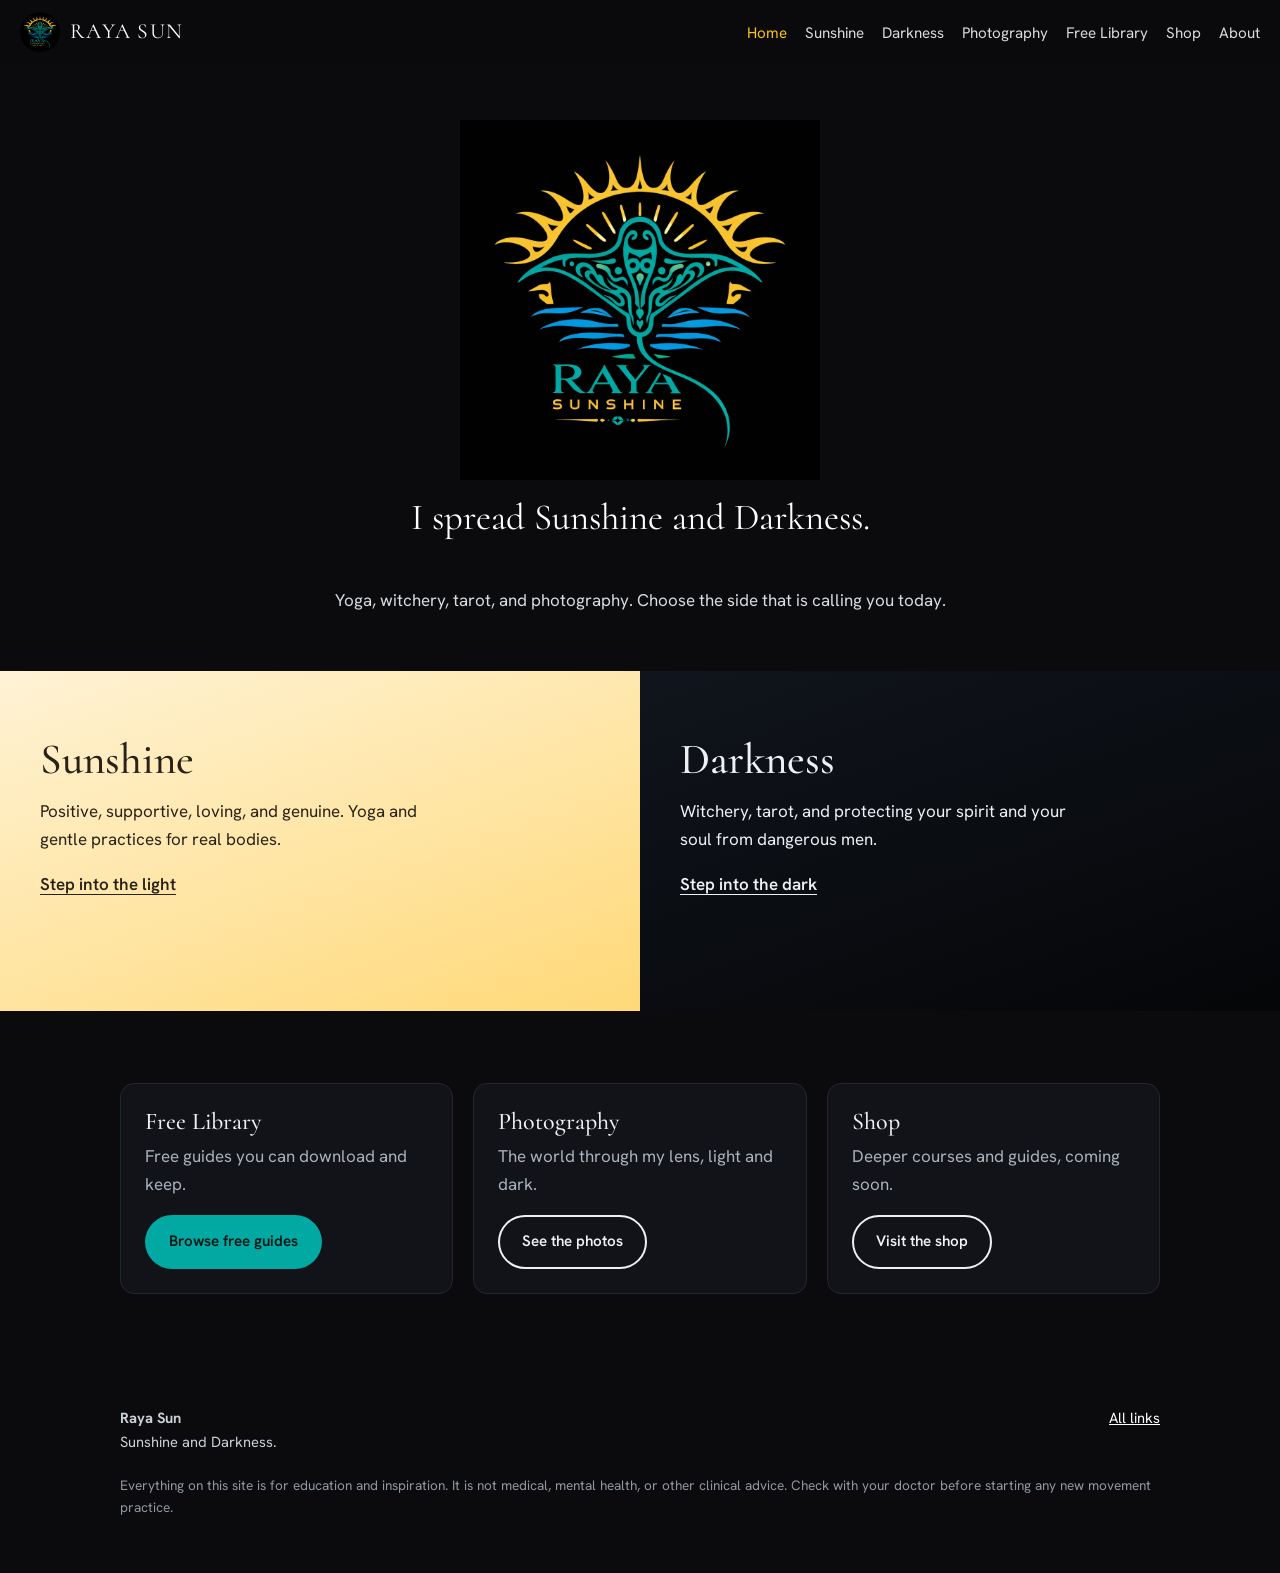
<file: index.html>
<!DOCTYPE html>
<html lang="en">
<head>
<meta charset="UTF-8">
<meta name="viewport" content="width=device-width, initial-scale=1">
<title>Raya Sun</title>
<meta name="description" content="Raya Sun spreads Sunshine and Darkness. Yoga, witchery, tarot, and photography.">
<link rel="icon" type="image/png" href="assets/raya-sun-logo.png">
<link rel="preconnect" href="https://fonts.googleapis.com">
<link rel="preconnect" href="https://fonts.gstatic.com" crossorigin>
<link href="https://fonts.googleapis.com/css2?family=Cormorant:wght@400;500;600&family=Hanken+Grotesk:wght@400;600&display=swap" rel="stylesheet">
<link rel="stylesheet" href="styles.css">
</head>
<body class="dark">
<div id="site-header"></div>
<main>

<section class="hero">
  <div class="wrap">
    <img src="assets/raya-sun-logo.png" alt="Raya Sun logo: a manta ray under a rising sun over the water">
    <p class="tagline">I spread Sunshine and Darkness.</p>
    <p>Yoga, witchery, tarot, and photography. Choose the side that is calling you today.</p>
  </div>
</section>
<div class="split">
  <a class="side-sun" href="sunshine.html">
    <h2>Sunshine</h2>
    <p>Positive, supportive, loving, and genuine. Yoga and gentle practices for real bodies.</p>
    <span class="go">Step into the light</span>
  </a>
  <a class="side-dark" href="darkness.html">
    <h2>Darkness</h2>
    <p>Witchery, tarot, and protecting your spirit and your soul from dangerous men.</p>
    <span class="go">Step into the dark</span>
  </a>
</div>
<section>
  <div class="wrap grid">
    <div class="card">
      <h3>Free Library</h3>
      <p class="muted">Free guides you can download and keep.</p>
      <a class="btn btn-dark" href="free.html">Browse free guides</a>
    </div>
    <div class="card">
      <h3>Photography</h3>
      <p class="muted">The world through my lens, light and dark.</p>
      <a class="btn btn-ghost" href="photography.html">See the photos</a>
    </div>
    <div class="card">
      <h3>Shop</h3>
      <p class="muted">Deeper courses and guides, coming soon.</p>
      <a class="btn btn-ghost" href="shop.html">Visit the shop</a>
    </div>
  </div>
</section>

</main>
<div id="site-footer"></div>
<script src="main.js"></script>
</body>
</html>
</file>
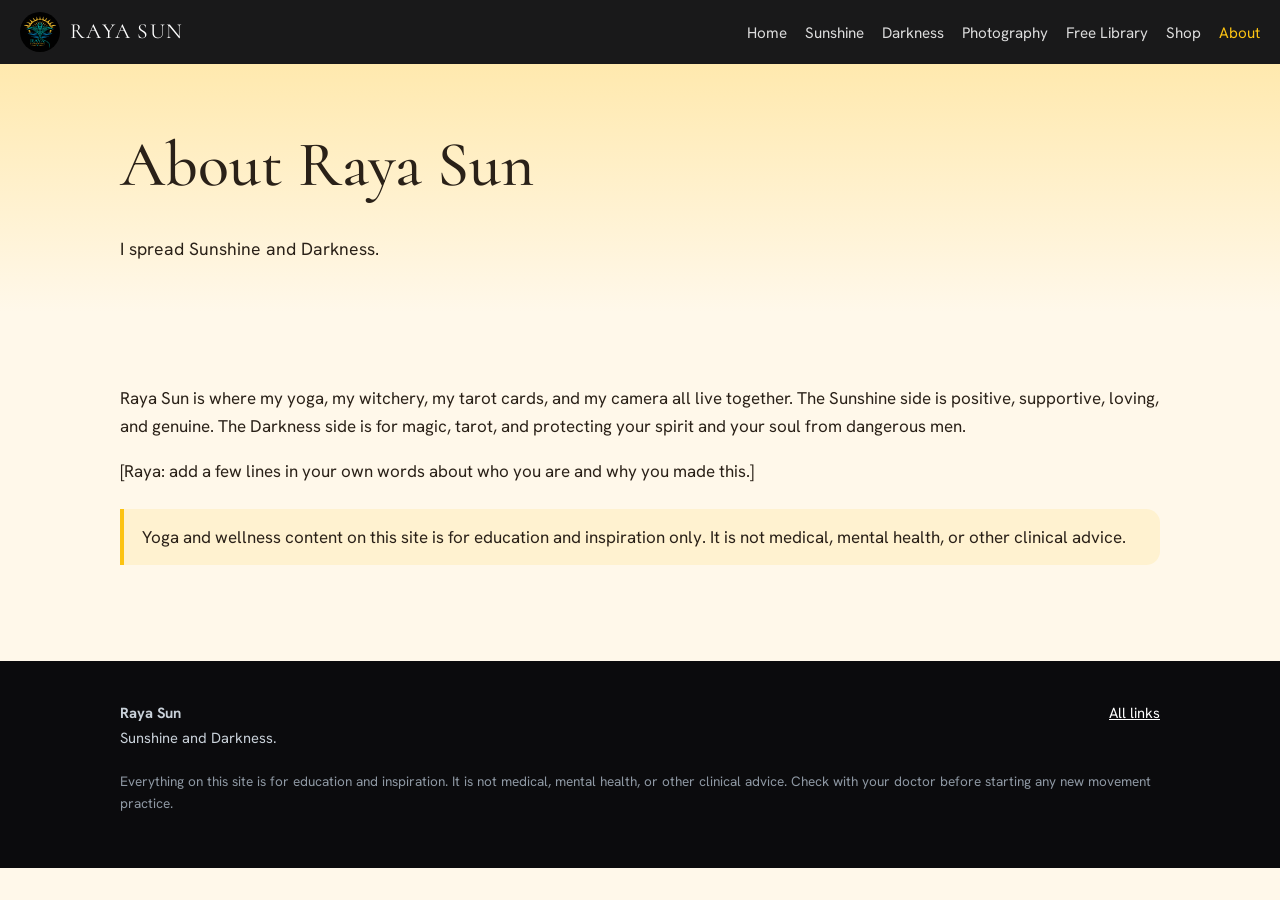
<file: about.html>
<!DOCTYPE html>
<html lang="en">
<head>
<meta charset="UTF-8">
<meta name="viewport" content="width=device-width, initial-scale=1">
<title>About | Raya Sun</title>
<meta name="description" content="About Raya Sun.">
<link rel="icon" type="image/png" href="assets/raya-sun-logo.png">
<link rel="preconnect" href="https://fonts.googleapis.com">
<link rel="preconnect" href="https://fonts.gstatic.com" crossorigin>
<link href="https://fonts.googleapis.com/css2?family=Cormorant:wght@400;500;600&family=Hanken+Grotesk:wght@400;600&display=swap" rel="stylesheet">
<link rel="stylesheet" href="styles.css">
</head>
<body class="sun">
<div id="site-header"></div>
<main>

<header class="page-head">
  <div class="wrap">
    <h1>About Raya Sun</h1>
    <p>I spread Sunshine and Darkness.</p>
  </div>
</header>
<section>
  <div class="wrap">
    <p>Raya Sun is where my yoga, my witchery, my tarot cards, and my camera all live together. The Sunshine side is positive, supportive, loving, and genuine. The Darkness side is for magic, tarot, and protecting your spirit and your soul from dangerous men.</p>
    <p>[Raya: add a few lines in your own words about who you are and why you made this.]</p>
    <div class="note">Yoga and wellness content on this site is for education and inspiration only. It is not medical, mental health, or other clinical advice.</div>
  </div>
</section>

</main>
<div id="site-footer"></div>
<script src="main.js"></script>
</body>
</html>
</file>
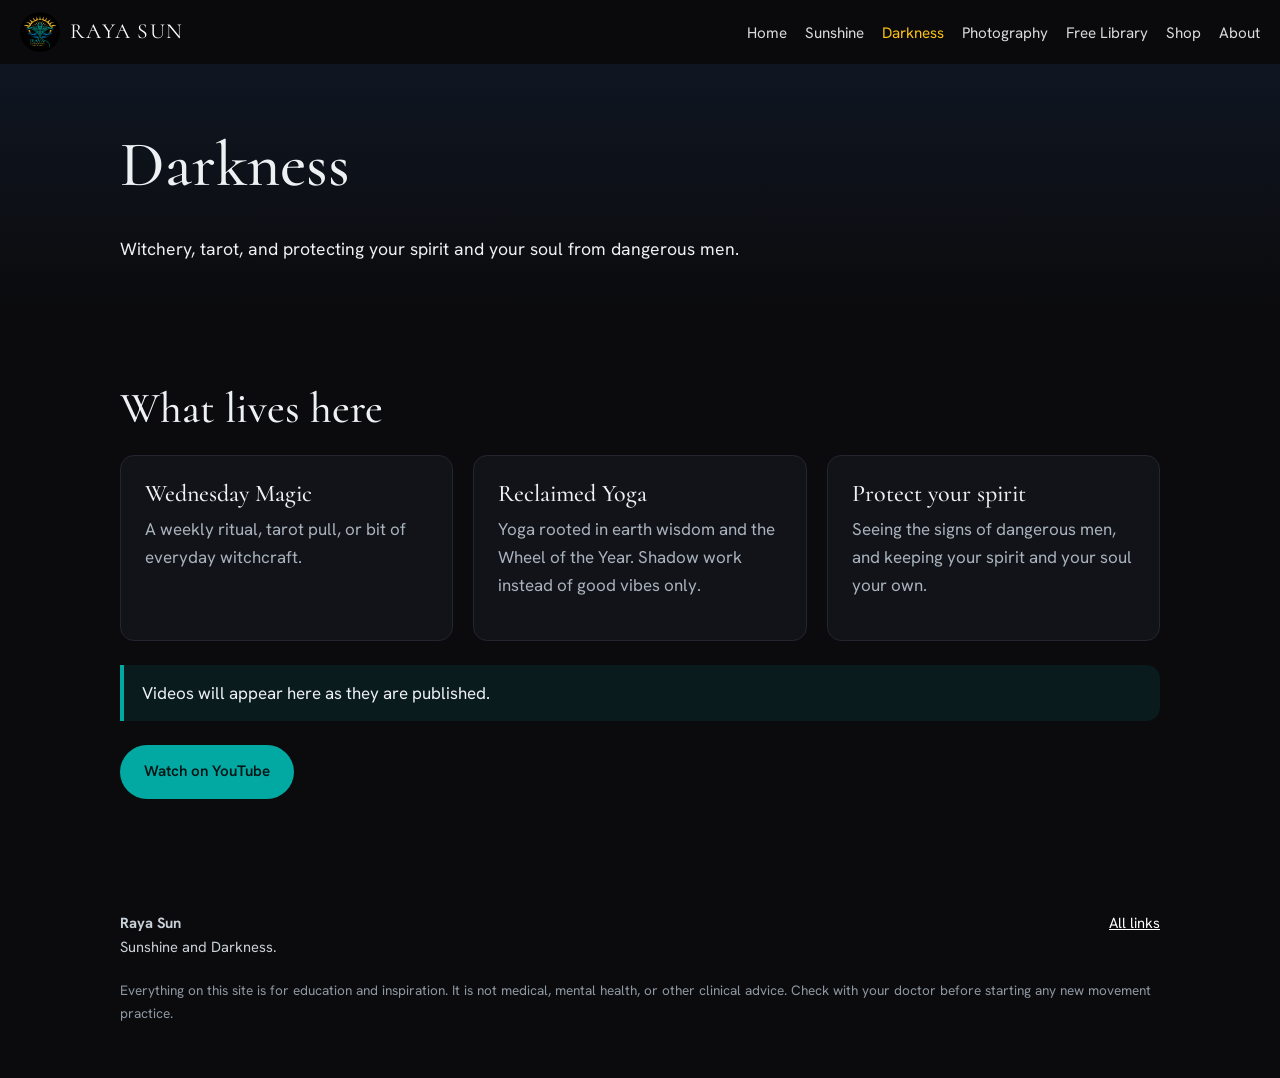
<file: darkness.html>
<!DOCTYPE html>
<html lang="en">
<head>
<meta charset="UTF-8">
<meta name="viewport" content="width=device-width, initial-scale=1">
<title>Darkness | Raya Sun</title>
<meta name="description" content="The Darkness side of Raya Sun: witchery, tarot, and protecting your spirit.">
<link rel="icon" type="image/png" href="assets/raya-sun-logo.png">
<link rel="preconnect" href="https://fonts.googleapis.com">
<link rel="preconnect" href="https://fonts.gstatic.com" crossorigin>
<link href="https://fonts.googleapis.com/css2?family=Cormorant:wght@400;500;600&family=Hanken+Grotesk:wght@400;600&display=swap" rel="stylesheet">
<link rel="stylesheet" href="styles.css">
</head>
<body class="dark">
<div id="site-header"></div>
<main>

<header class="page-head">
  <div class="wrap">
    <h1>Darkness</h1>
    <p>Witchery, tarot, and protecting your spirit and your soul from dangerous men.</p>
  </div>
</header>
<section>
  <div class="wrap">
    <h2>What lives here</h2>
    <div class="grid">
      <div class="card">
        <h3>Wednesday Magic</h3>
        <p class="muted">A weekly ritual, tarot pull, or bit of everyday witchcraft.</p>
      </div>
      <div class="card">
        <h3>Reclaimed Yoga</h3>
        <p class="muted">Yoga rooted in earth wisdom and the Wheel of the Year. Shadow work instead of good vibes only.</p>
      </div>
      <div class="card">
        <h3>Protect your spirit</h3>
        <p class="muted">Seeing the signs of dangerous men, and keeping your spirit and your soul your own.</p>
      </div>
    </div>
    <div class="note">Videos will appear here as they are published.</div>
    <a class="btn btn-dark" data-social="youtube" href="#">Watch on YouTube</a>
  </div>
</section>

</main>
<div id="site-footer"></div>
<script src="main.js"></script>
</body>
</html>
</file>
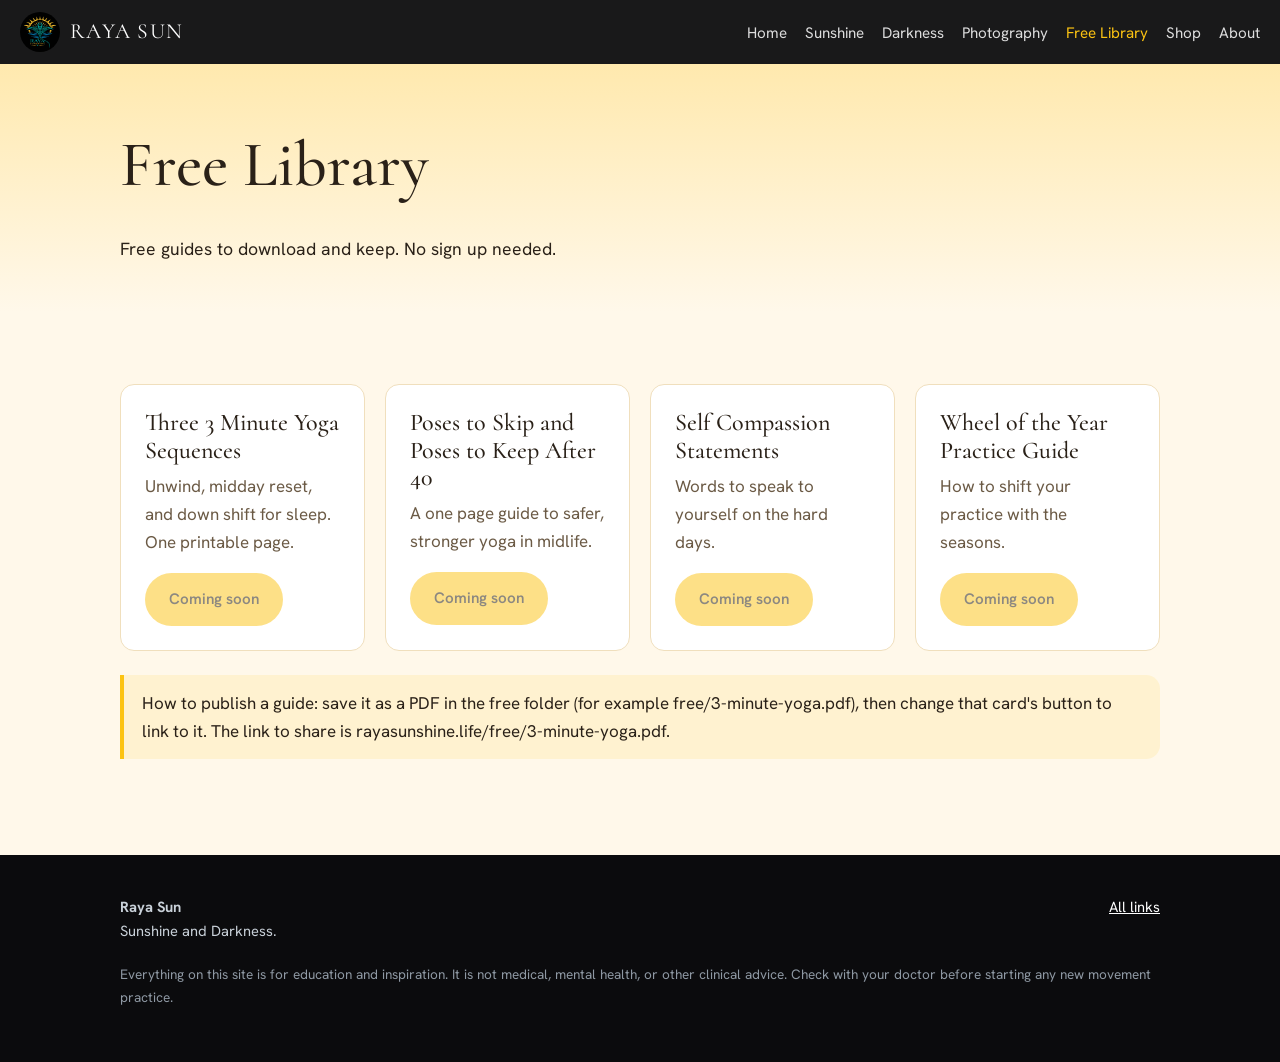
<file: free.html>
<!DOCTYPE html>
<html lang="en">
<head>
<meta charset="UTF-8">
<meta name="viewport" content="width=device-width, initial-scale=1">
<title>Free Library | Raya Sun</title>
<meta name="description" content="Free guides from Raya Sun to download and keep.">
<link rel="icon" type="image/png" href="assets/raya-sun-logo.png">
<link rel="preconnect" href="https://fonts.googleapis.com">
<link rel="preconnect" href="https://fonts.gstatic.com" crossorigin>
<link href="https://fonts.googleapis.com/css2?family=Cormorant:wght@400;500;600&family=Hanken+Grotesk:wght@400;600&display=swap" rel="stylesheet">
<link rel="stylesheet" href="styles.css">
</head>
<body class="sun">
<div id="site-header"></div>
<main>

<header class="page-head">
  <div class="wrap">
    <h1>Free Library</h1>
    <p>Free guides to download and keep. No sign up needed.</p>
  </div>
</header>
<section>
  <div class="wrap">
    <div class="grid">
      <div class="card">
        <h3>Three 3 Minute Yoga Sequences</h3>
        <p class="muted">Unwind, midday reset, and down shift for sleep. One printable page.</p>
        <a class="btn btn-sun" aria-disabled="true">Coming soon</a>
      </div>
      <div class="card">
        <h3>Poses to Skip and Poses to Keep After 40</h3>
        <p class="muted">A one page guide to safer, stronger yoga in midlife.</p>
        <a class="btn btn-sun" aria-disabled="true">Coming soon</a>
      </div>
      <div class="card">
        <h3>Self Compassion Statements</h3>
        <p class="muted">Words to speak to yourself on the hard days.</p>
        <a class="btn btn-sun" aria-disabled="true">Coming soon</a>
      </div>
      <div class="card">
        <h3>Wheel of the Year Practice Guide</h3>
        <p class="muted">How to shift your practice with the seasons.</p>
        <a class="btn btn-sun" aria-disabled="true">Coming soon</a>
      </div>
    </div>
    <div class="note">How to publish a guide: save it as a PDF in the free folder (for example free/3-minute-yoga.pdf), then change that card's button to link to it. The link to share is rayasunshine.life/free/3-minute-yoga.pdf.</div>
  </div>
</section>

</main>
<div id="site-footer"></div>
<script src="main.js"></script>
</body>
</html>
</file>
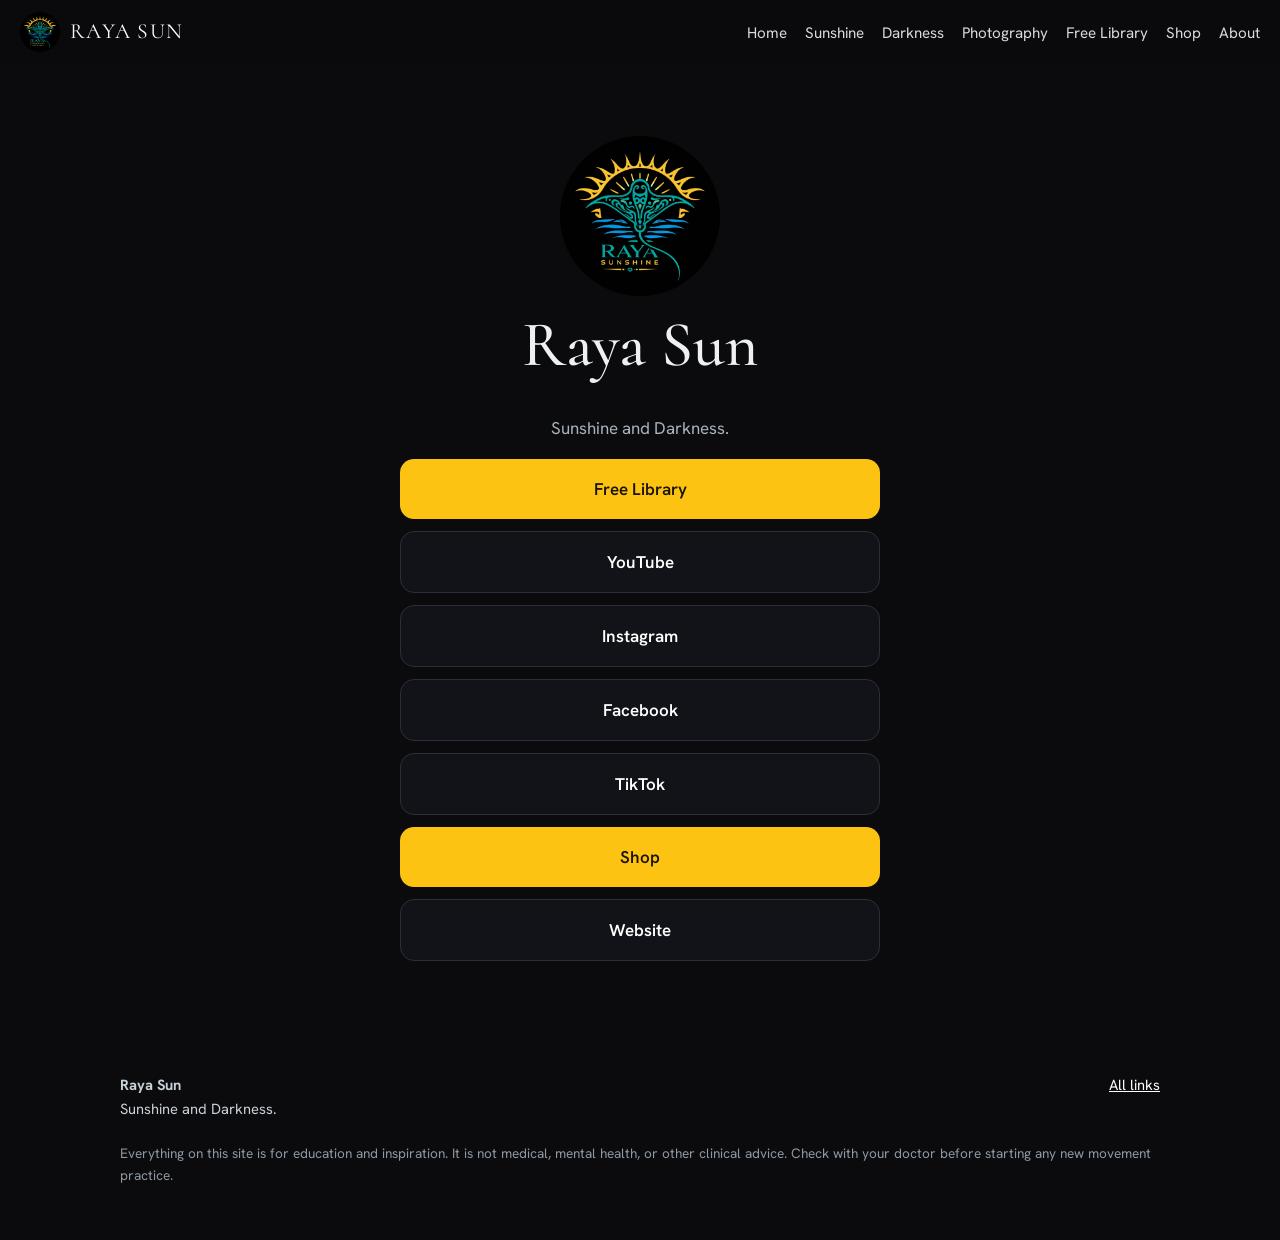
<file: links.html>
<!DOCTYPE html>
<html lang="en">
<head>
<meta charset="UTF-8">
<meta name="viewport" content="width=device-width, initial-scale=1">
<title>Links | Raya Sun</title>
<meta name="description" content="All Raya Sun links in one place.">
<link rel="icon" type="image/png" href="assets/raya-sun-logo.png">
<link rel="preconnect" href="https://fonts.googleapis.com">
<link rel="preconnect" href="https://fonts.gstatic.com" crossorigin>
<link href="https://fonts.googleapis.com/css2?family=Cormorant:wght@400;500;600&family=Hanken+Grotesk:wght@400;600&display=swap" rel="stylesheet">
<link rel="stylesheet" href="styles.css">
</head>
<body class="dark">
<div id="site-header"></div>
<main>

<section>
  <div class="wrap" style="text-align:center">
    <img src="assets/raya-sun-logo.png" alt="Raya Sun logo" style="width:160px;margin:0 auto 12px;border-radius:50%">
    <h1>Raya Sun</h1>
    <p class="muted">Sunshine and Darkness.</p>
    <div class="linklist">
      <a class="l-sun" href="free.html">Free Library</a>
      <a class="l-dark" data-social="youtube" href="#">YouTube</a>
      <a class="l-dark" data-social="instagram" href="#">Instagram</a>
      <a class="l-dark" data-social="facebook" href="#">Facebook</a>
      <a class="l-dark" data-social="tiktok" href="#">TikTok</a>
      <a class="l-sun" href="shop.html">Shop</a>
      <a class="l-dark" href="index.html">Website</a>
    </div>
  </div>
</section>

</main>
<div id="site-footer"></div>
<script src="main.js"></script>
</body>
</html>
</file>
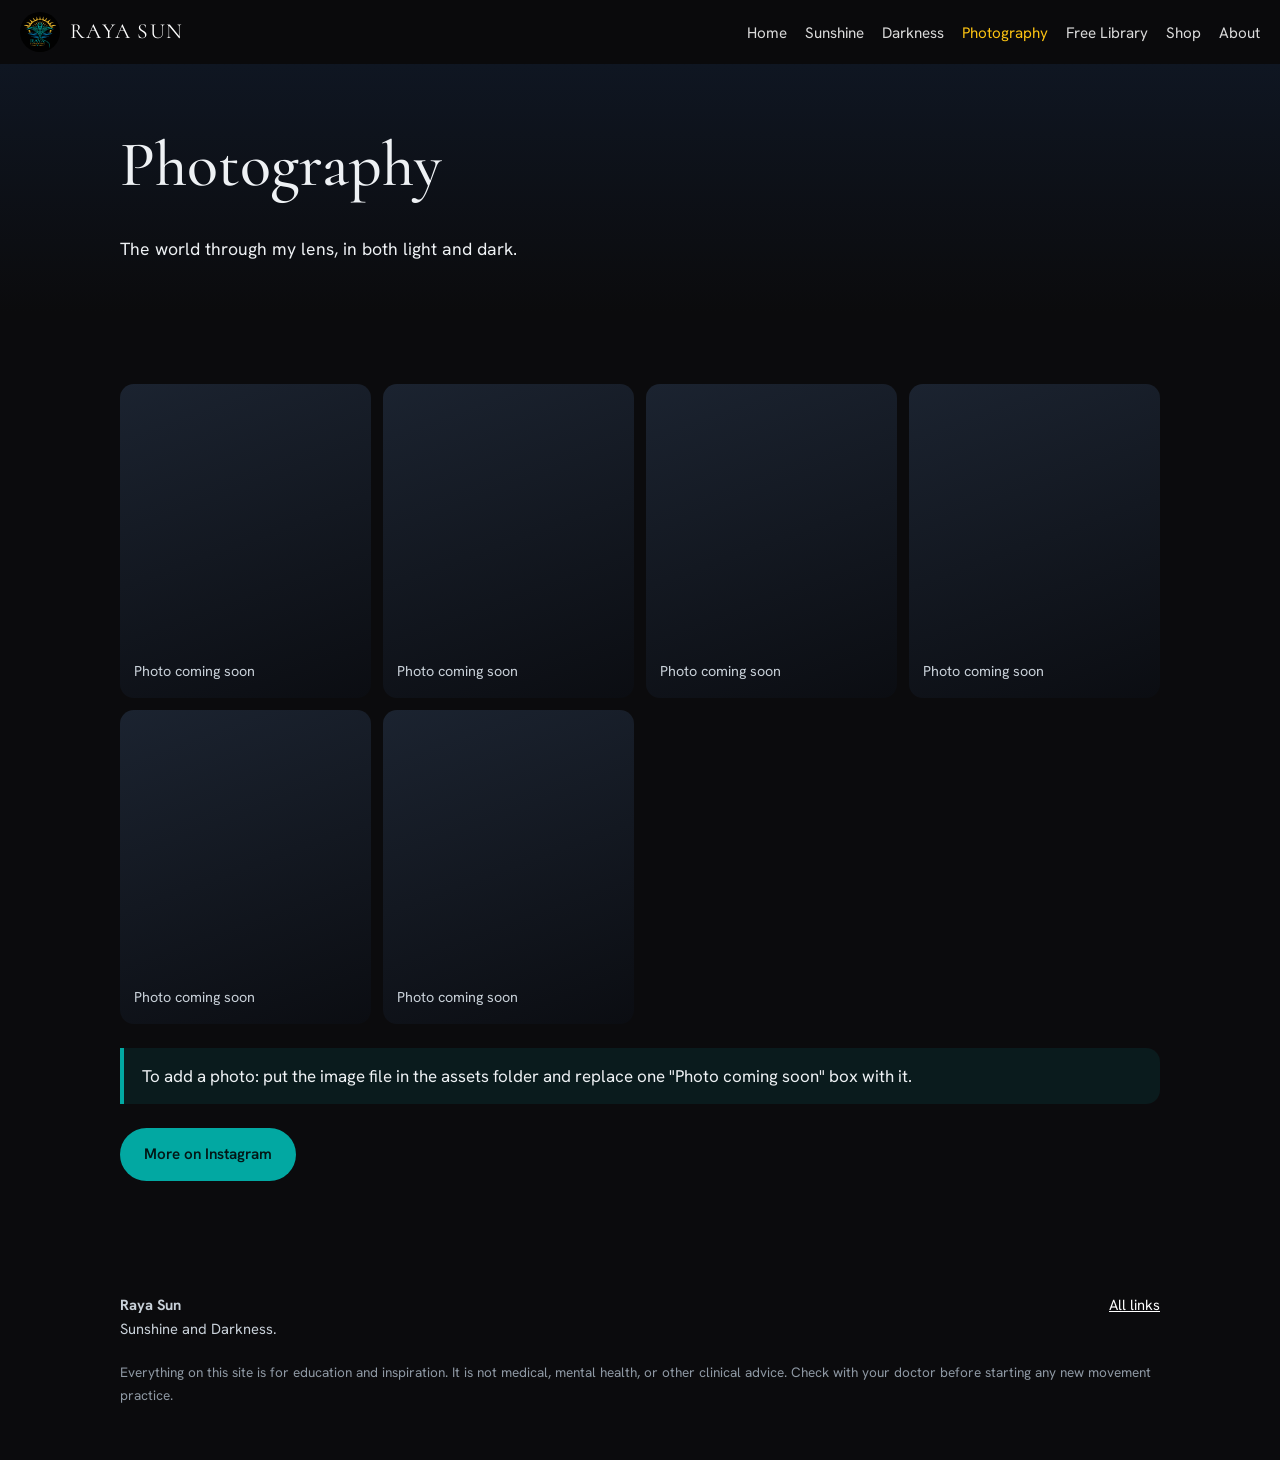
<file: photography.html>
<!DOCTYPE html>
<html lang="en">
<head>
<meta charset="UTF-8">
<meta name="viewport" content="width=device-width, initial-scale=1">
<title>Photography | Raya Sun</title>
<meta name="description" content="Photography by Raya Sun.">
<link rel="icon" type="image/png" href="assets/raya-sun-logo.png">
<link rel="preconnect" href="https://fonts.googleapis.com">
<link rel="preconnect" href="https://fonts.gstatic.com" crossorigin>
<link href="https://fonts.googleapis.com/css2?family=Cormorant:wght@400;500;600&family=Hanken+Grotesk:wght@400;600&display=swap" rel="stylesheet">
<link rel="stylesheet" href="styles.css">
</head>
<body class="dark">
<div id="site-header"></div>
<main>

<header class="page-head">
  <div class="wrap">
    <h1>Photography</h1>
    <p>The world through my lens, in both light and dark.</p>
  </div>
</header>
<section>
  <div class="wrap">
  <div class="photos">
    <div class="photo-slot">Photo coming soon</div>
    <div class="photo-slot">Photo coming soon</div>
    <div class="photo-slot">Photo coming soon</div>
    <div class="photo-slot">Photo coming soon</div>
    <div class="photo-slot">Photo coming soon</div>
    <div class="photo-slot">Photo coming soon</div>
  </div>
  <div class="note">To add a photo: put the image file in the assets folder and replace one "Photo coming soon" box with it.</div>
  <a class="btn btn-dark" data-social="instagram" href="#">More on Instagram</a>
  </div>
</section>

</main>
<div id="site-footer"></div>
<script src="main.js"></script>
</body>
</html>
</file>
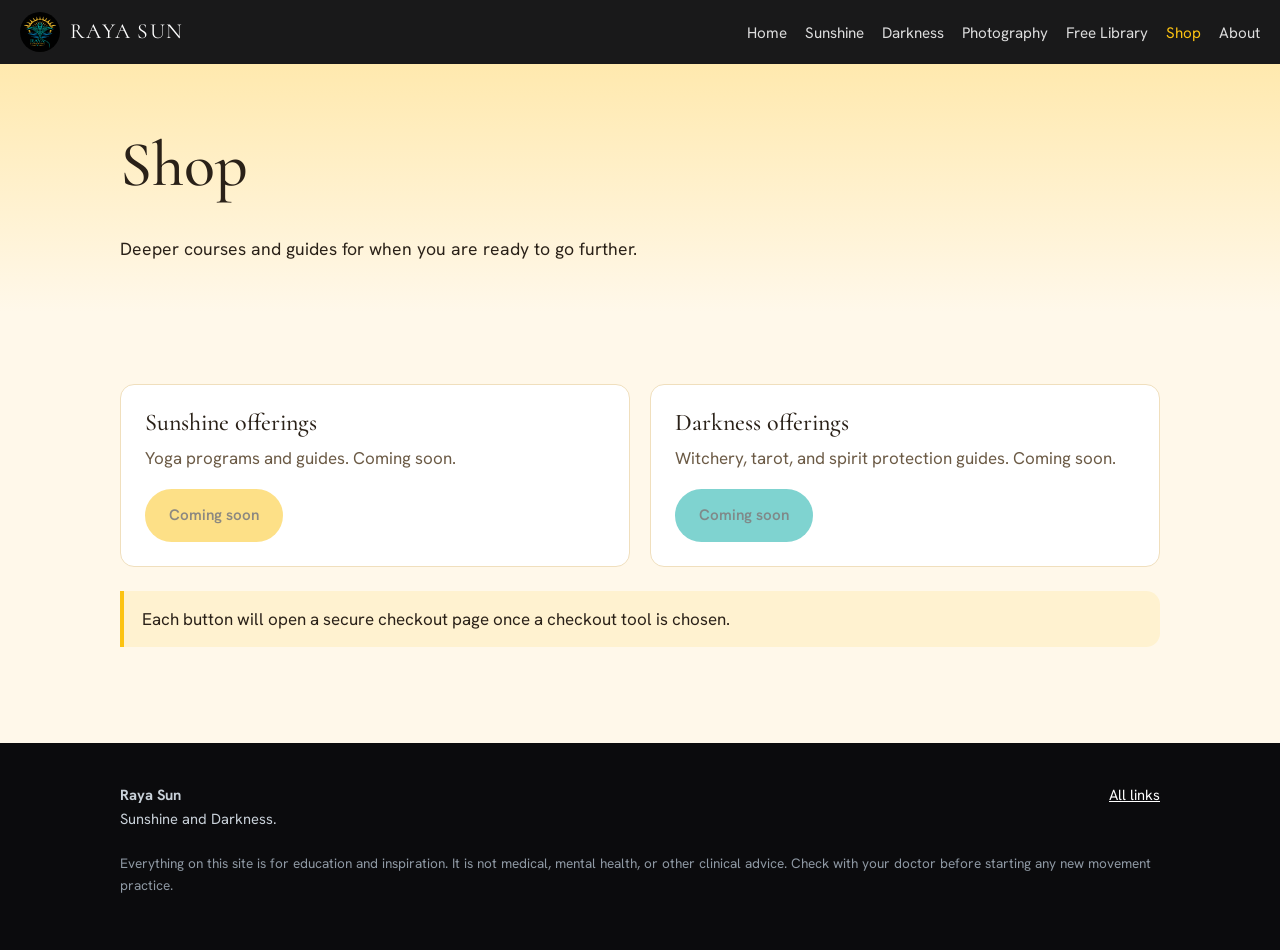
<file: shop.html>
<!DOCTYPE html>
<html lang="en">
<head>
<meta charset="UTF-8">
<meta name="viewport" content="width=device-width, initial-scale=1">
<title>Shop | Raya Sun</title>
<meta name="description" content="Courses and guides from Raya Sun.">
<link rel="icon" type="image/png" href="assets/raya-sun-logo.png">
<link rel="preconnect" href="https://fonts.googleapis.com">
<link rel="preconnect" href="https://fonts.gstatic.com" crossorigin>
<link href="https://fonts.googleapis.com/css2?family=Cormorant:wght@400;500;600&family=Hanken+Grotesk:wght@400;600&display=swap" rel="stylesheet">
<link rel="stylesheet" href="styles.css">
</head>
<body class="sun">
<div id="site-header"></div>
<main>

<header class="page-head">
  <div class="wrap">
    <h1>Shop</h1>
    <p>Deeper courses and guides for when you are ready to go further.</p>
  </div>
</header>
<section>
  <div class="wrap">
    <div class="grid">
      <div class="card">
        <h3>Sunshine offerings</h3>
        <p class="muted">Yoga programs and guides. Coming soon.</p>
        <a class="btn btn-sun" aria-disabled="true">Coming soon</a>
      </div>
      <div class="card">
        <h3>Darkness offerings</h3>
        <p class="muted">Witchery, tarot, and spirit protection guides. Coming soon.</p>
        <a class="btn btn-dark" aria-disabled="true">Coming soon</a>
      </div>
    </div>
    <div class="note">Each button will open a secure checkout page once a checkout tool is chosen.</div>
  </div>
</section>

</main>
<div id="site-footer"></div>
<script src="main.js"></script>
</body>
</html>
</file>
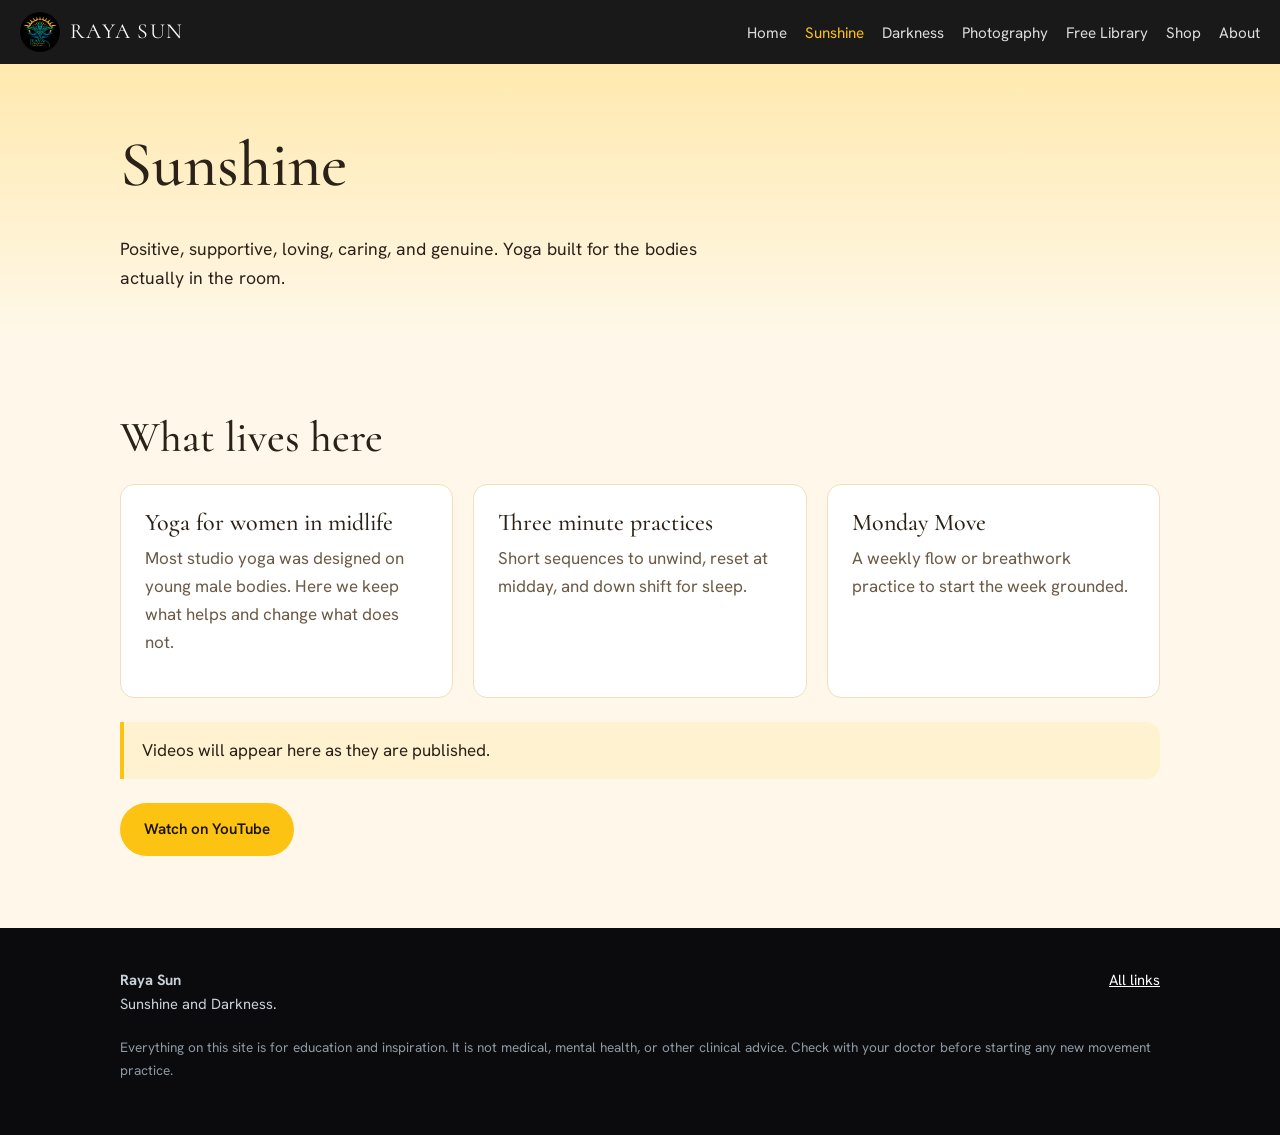
<file: sunshine.html>
<!DOCTYPE html>
<html lang="en">
<head>
<meta charset="UTF-8">
<meta name="viewport" content="width=device-width, initial-scale=1">
<title>Sunshine | Raya Sun</title>
<meta name="description" content="The Sunshine side of Raya Sun: yoga and gentle, loving practices.">
<link rel="icon" type="image/png" href="assets/raya-sun-logo.png">
<link rel="preconnect" href="https://fonts.googleapis.com">
<link rel="preconnect" href="https://fonts.gstatic.com" crossorigin>
<link href="https://fonts.googleapis.com/css2?family=Cormorant:wght@400;500;600&family=Hanken+Grotesk:wght@400;600&display=swap" rel="stylesheet">
<link rel="stylesheet" href="styles.css">
</head>
<body class="sun">
<div id="site-header"></div>
<main>

<header class="page-head">
  <div class="wrap">
    <h1>Sunshine</h1>
    <p>Positive, supportive, loving, caring, and genuine. Yoga built for the bodies actually in the room.</p>
  </div>
</header>
<section>
  <div class="wrap">
    <h2>What lives here</h2>
    <div class="grid">
      <div class="card">
        <h3>Yoga for women in midlife</h3>
        <p class="muted">Most studio yoga was designed on young male bodies. Here we keep what helps and change what does not.</p>
      </div>
      <div class="card">
        <h3>Three minute practices</h3>
        <p class="muted">Short sequences to unwind, reset at midday, and down shift for sleep.</p>
      </div>
      <div class="card">
        <h3>Monday Move</h3>
        <p class="muted">A weekly flow or breathwork practice to start the week grounded.</p>
      </div>
    </div>
    <div class="note">Videos will appear here as they are published.</div>
    <a class="btn btn-sun" data-social="youtube" href="#">Watch on YouTube</a>
  </div>
</section>

</main>
<div id="site-footer"></div>
<script src="main.js"></script>
</body>
</html>
</file>
<file: styles.css>
/* Raya Sun: Sunshine and Darkness
   Colors come from the RAYA SUN logo. */

:root {
  --gold: #FCC312;
  --orange: #F08A1C;
  --teal: #02A8A2;
  --blue: #0098E7;
  --black: #0b0b0d;
  --night: #121318;
  --cream: #FFF8EA;
  --sand: #F6E7C8;
  --ink: #2a2118;
  --muted-light: #6b5a45;
  --muted-dark: #a9b3bd;
  --radius: 14px;
  --max: 1080px;
}

* { box-sizing: border-box; }
html { scroll-behavior: smooth; }
body {
  margin: 0;
  font-family: "Hanken Grotesk", system-ui, sans-serif;
  font-size: 17px;
  line-height: 1.65;
  -webkit-font-smoothing: antialiased;
}
img { max-width: 100%; display: block; }
a { color: inherit; }
h1, h2, h3 {
  font-family: "Cormorant", Georgia, serif;
  font-weight: 500;
  line-height: 1.15;
  margin: 0 0 .5em;
}
h1 { font-size: clamp(2.4rem, 6vw, 4rem); }
h2 { font-size: clamp(1.9rem, 4vw, 2.7rem); }
h3 { font-size: 1.5rem; }
p { margin: 0 0 1em; }

.wrap { max-width: var(--max); margin: 0 auto; padding: 0 20px; }
section { padding: 72px 0; }

/* Sunshine side (light) */
body.sun { background: var(--cream); color: var(--ink); }
body.sun .muted { color: var(--muted-light); }
body.sun .card { background: #fff; border: 1px solid #f0dfbd; }
body.sun .accent { color: #b7800a; }

/* Darkness side (dark) */
body.dark { background: var(--black); color: #eef1f4; }
body.dark .muted { color: var(--muted-dark); }
body.dark .card { background: var(--night); border: 1px solid #23262e; }
body.dark .accent { color: var(--teal); }

/* Navigation */
.nav {
  position: sticky; top: 0; z-index: 10;
  display: flex; align-items: center; justify-content: space-between;
  gap: 16px; padding: 12px 20px;
  background: rgba(11, 11, 13, .94); color: #fff;
}
.nav .brand { display: flex; align-items: center; gap: 10px; text-decoration: none; }
.nav .brand img { width: 40px; height: 40px; border-radius: 50%; }
.nav .brand span { font-family: "Cormorant", serif; font-size: 1.35rem; letter-spacing: .06em; }
.nav ul { list-style: none; display: flex; flex-wrap: wrap; gap: 6px 18px; margin: 0; padding: 0; }
.nav ul a { text-decoration: none; font-size: .95rem; opacity: .85; }
.nav ul a:hover, .nav ul a[aria-current="page"] { opacity: 1; color: var(--gold); }
.nav-toggle { display: none; background: none; border: 1px solid #444; color: #fff; border-radius: 8px; padding: 6px 10px; font: inherit; }
@media (max-width: 760px) {
  .nav-toggle { display: block; }
  .nav ul { display: none; position: absolute; top: 100%; left: 0; right: 0; flex-direction: column; padding: 12px 20px 18px; background: var(--black); }
  .nav ul.open { display: flex; }
}

/* Buttons */
.btn {
  display: inline-block; padding: 12px 22px; border-radius: 999px;
  font-weight: 600; text-decoration: none; font-size: .95rem;
  border: 2px solid transparent;
}
.btn-sun { background: var(--gold); color: #1b1405; }
.btn-dark { background: var(--teal); color: #031615; }
.btn-ghost { border-color: currentColor; }
.btn[aria-disabled="true"] { opacity: .5; pointer-events: none; }

/* Home hero */
.hero { background: var(--black); color: #fff; text-align: center; padding: 56px 0 40px; }
.hero img { width: min(360px, 80vw); margin: 0 auto 8px; }
.hero p { max-width: 620px; margin: 0 auto 1em; color: #d8dde2; }
.hero .tagline { font-family: "Cormorant", serif; font-size: clamp(1.6rem, 4vw, 2.3rem); color: #fff; }

/* Sunshine and Darkness split */
.split { display: grid; grid-template-columns: 1fr 1fr; }
.split a { display: block; padding: 64px 40px; text-decoration: none; min-height: 340px; }
.split .side-sun { background: linear-gradient(160deg, #FFF3D6, #FFD978); color: var(--ink); }
.split .side-dark { background: linear-gradient(160deg, #10141c, #050608); color: #eef1f4; }
.split h2 { margin-bottom: .3em; }
.split p { max-width: 420px; }
.split .go { font-weight: 600; text-decoration: underline; text-underline-offset: 4px; }
@media (max-width: 760px) {
  .split { grid-template-columns: 1fr; }
  .split a { padding: 48px 20px; min-height: 0; }
}

/* Page header */
.page-head { padding: 64px 0 32px; }
body.sun .page-head { background: linear-gradient(180deg, #FFE9AE, var(--cream)); }
body.dark .page-head { background: linear-gradient(180deg, #0f1622, var(--black)); }
.page-head p { max-width: 640px; font-size: 1.1rem; }

/* Cards and grids */
.grid { display: grid; grid-template-columns: repeat(auto-fit, minmax(240px, 1fr)); gap: 20px; }
.card { border-radius: var(--radius); padding: 24px; }
.card h3 { margin-bottom: .3em; }
.card .meta { font-size: .85rem; }

.note {
  border-left: 4px solid var(--gold); padding: 14px 18px; margin: 24px 0;
  background: rgba(252, 195, 18, .12); border-radius: 0 var(--radius) var(--radius) 0;
}
body.dark .note { border-color: var(--teal); background: rgba(2, 168, 162, .1); }

/* Photo grid placeholder */
.photos { display: grid; grid-template-columns: repeat(auto-fill, minmax(220px, 1fr)); gap: 12px; }
.photo-slot {
  aspect-ratio: 4 / 5; border-radius: var(--radius);
  background: linear-gradient(160deg, #1b2330, #0b0d12);
  display: flex; align-items: flex-end; padding: 14px; color: #c9d1d9; font-size: .9rem;
}

/* Footer */
.site-footer { background: var(--black); color: #c9d1d9; padding: 40px 0; font-size: .92rem; }
.site-footer .wrap { display: flex; flex-wrap: wrap; justify-content: space-between; gap: 20px; }
.site-footer a { color: #fff; }
.site-footer .links { display: flex; flex-wrap: wrap; gap: 8px 18px; }
.site-footer .disclaimer { flex-basis: 100%; color: #8e98a3; font-size: .85rem; }

/* Links page */
.linklist { display: grid; gap: 12px; max-width: 480px; margin: 0 auto; }
.linklist a { display: block; text-align: center; padding: 16px; border-radius: var(--radius); text-decoration: none; font-weight: 600; }
.linklist .l-sun { background: var(--gold); color: #1b1405; }
.linklist .l-dark { background: var(--night); color: #fff; border: 1px solid #2b2f38; }
</file>
